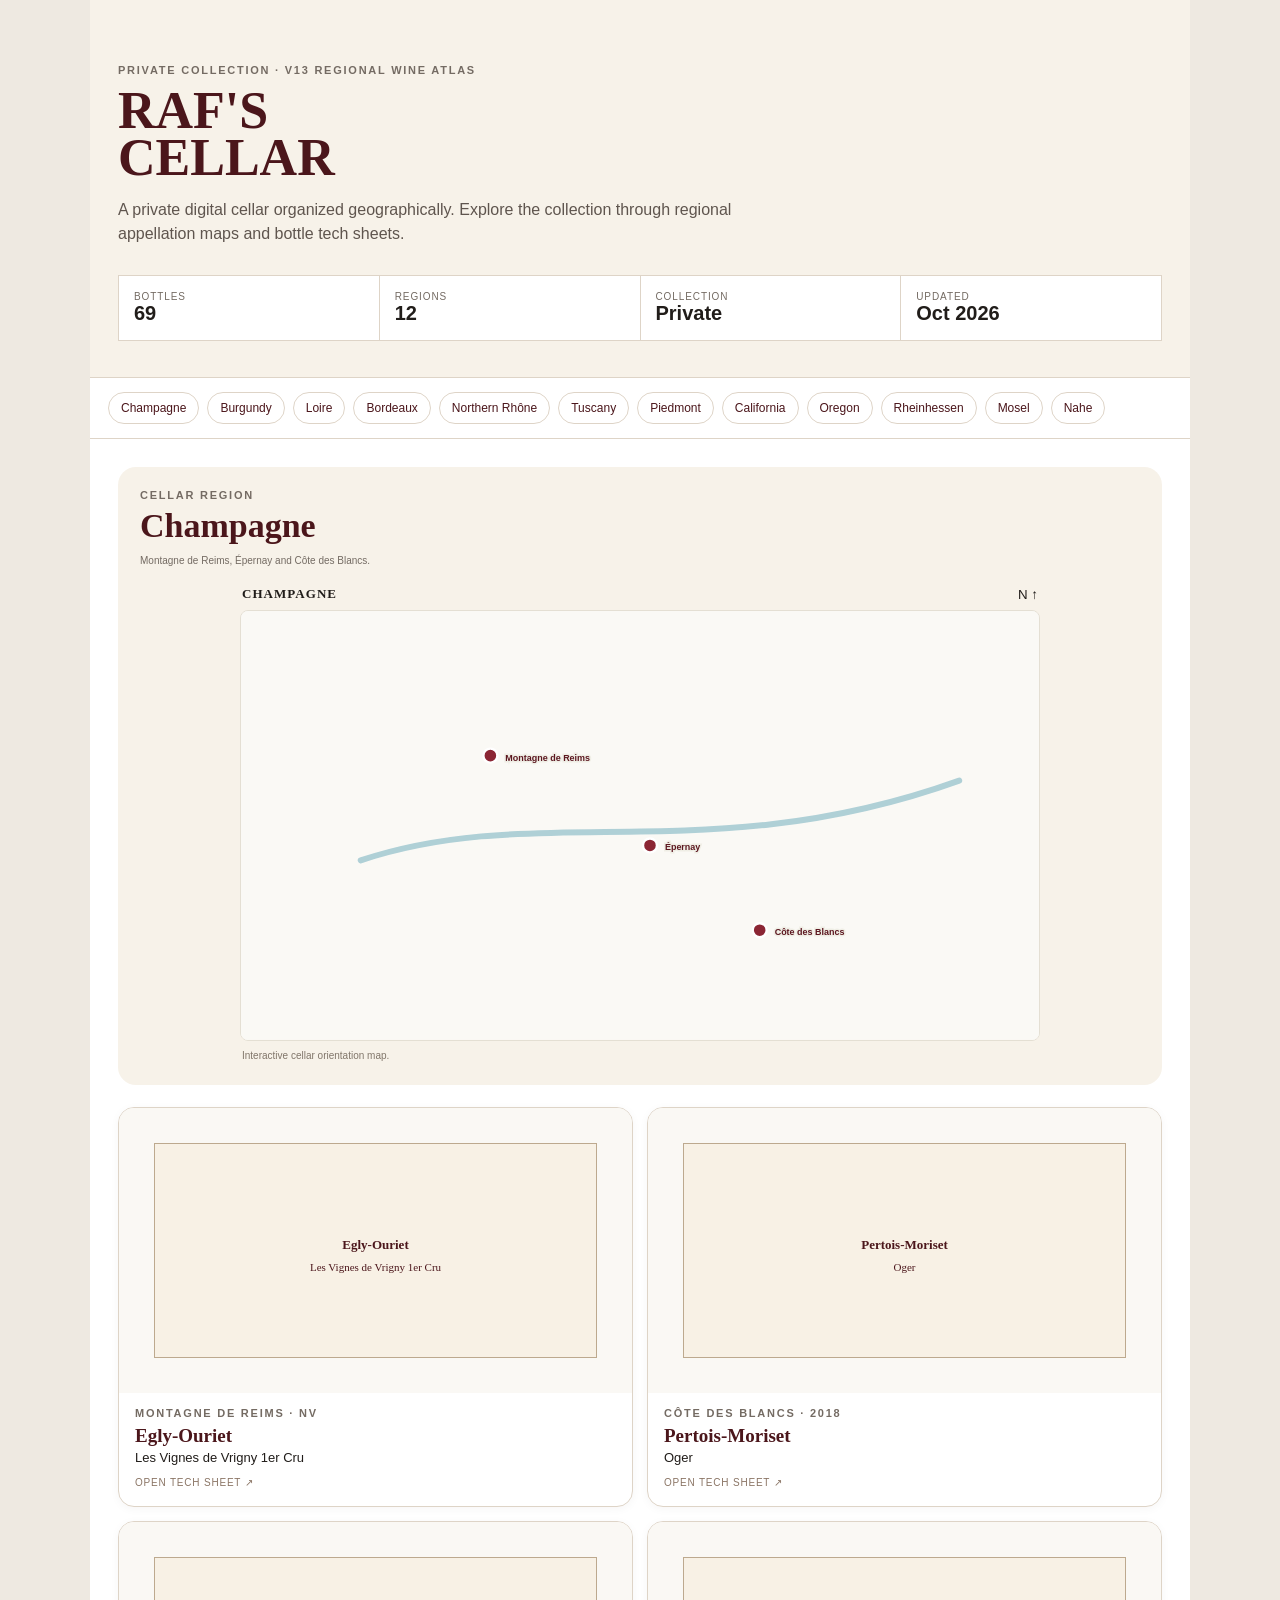
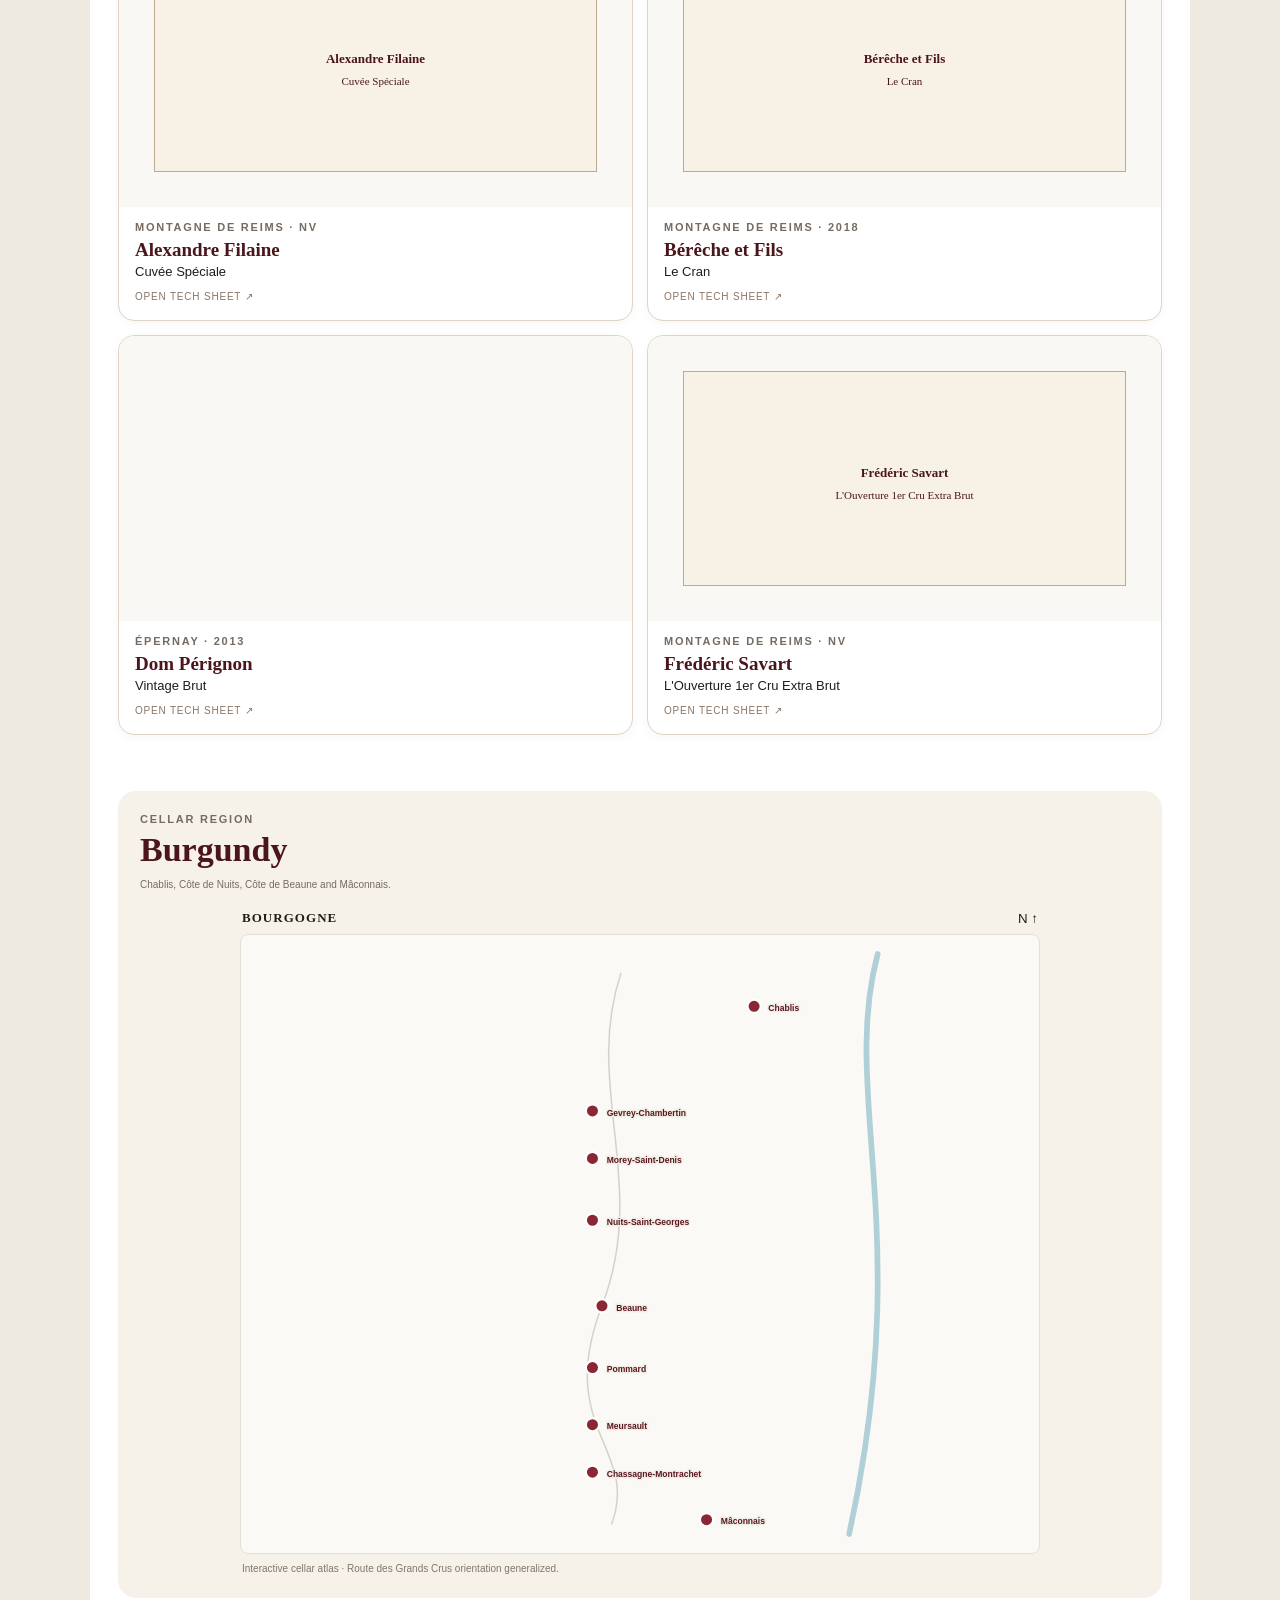
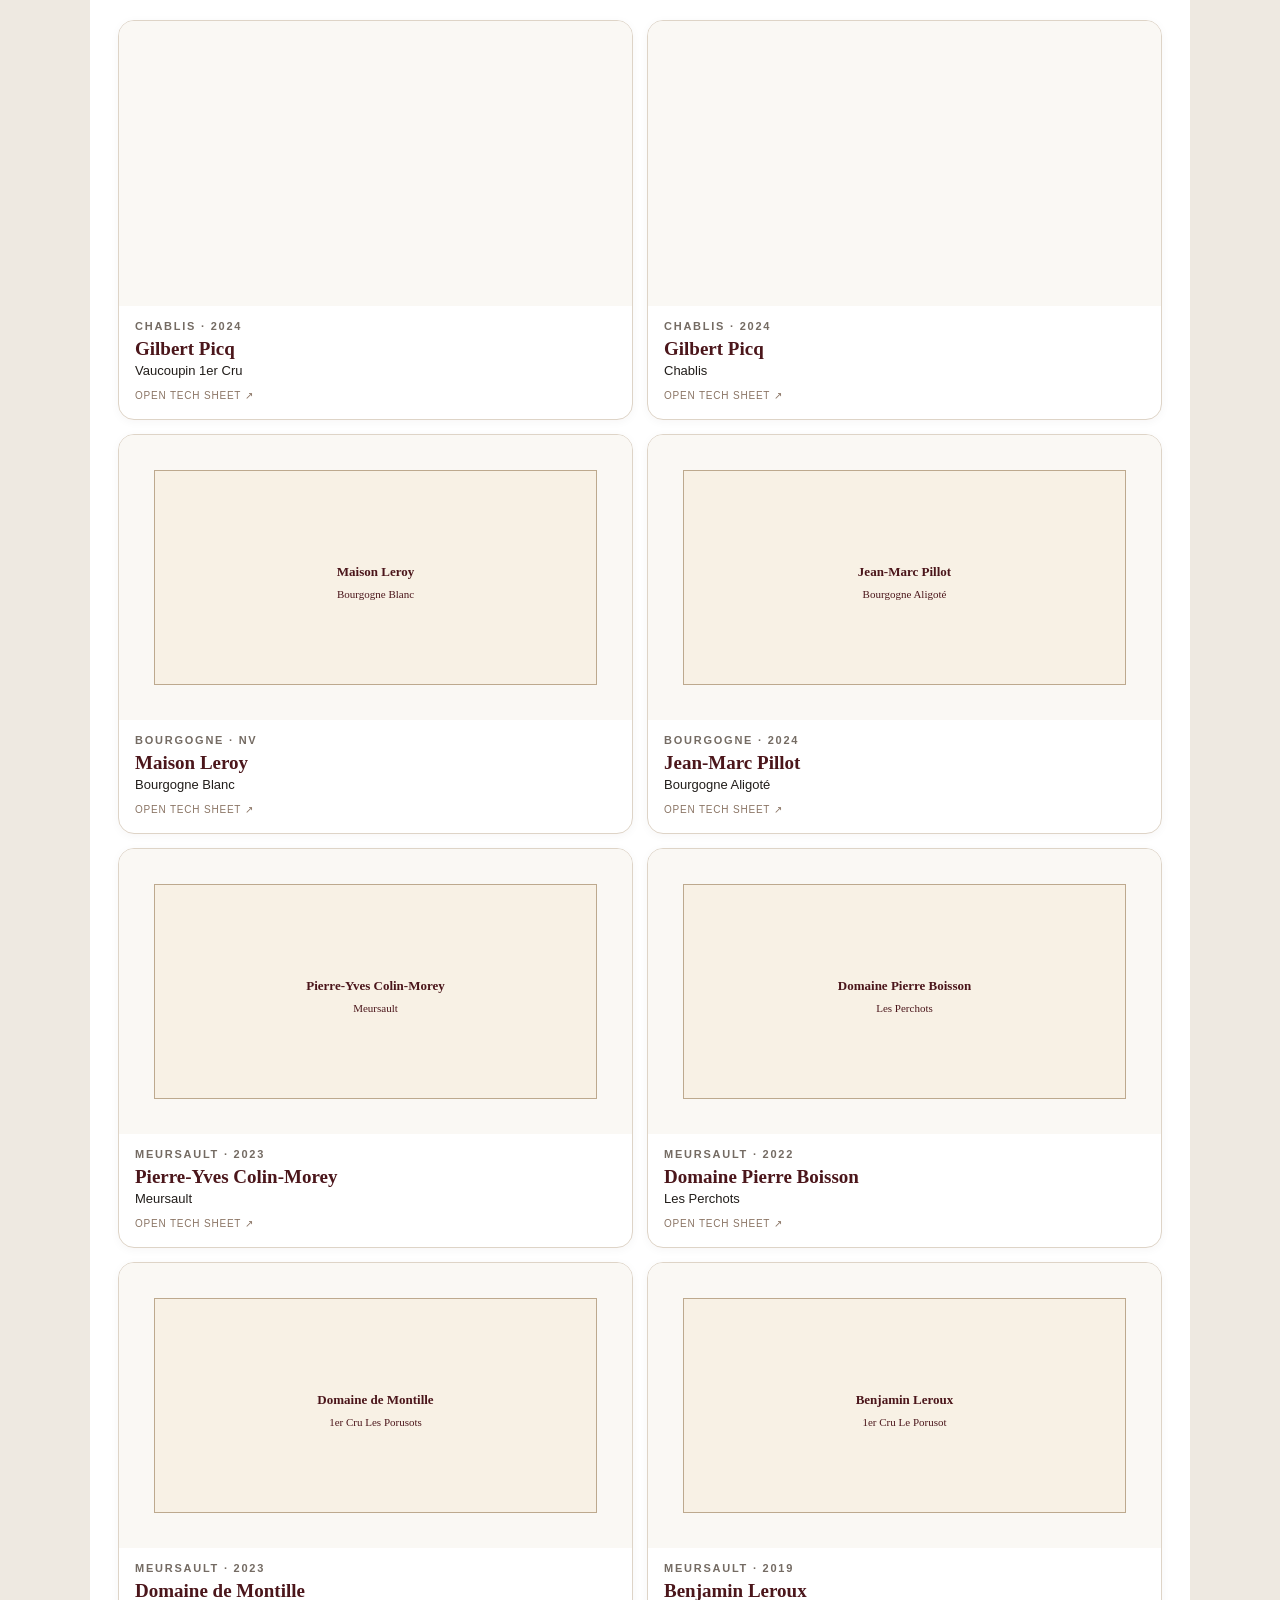
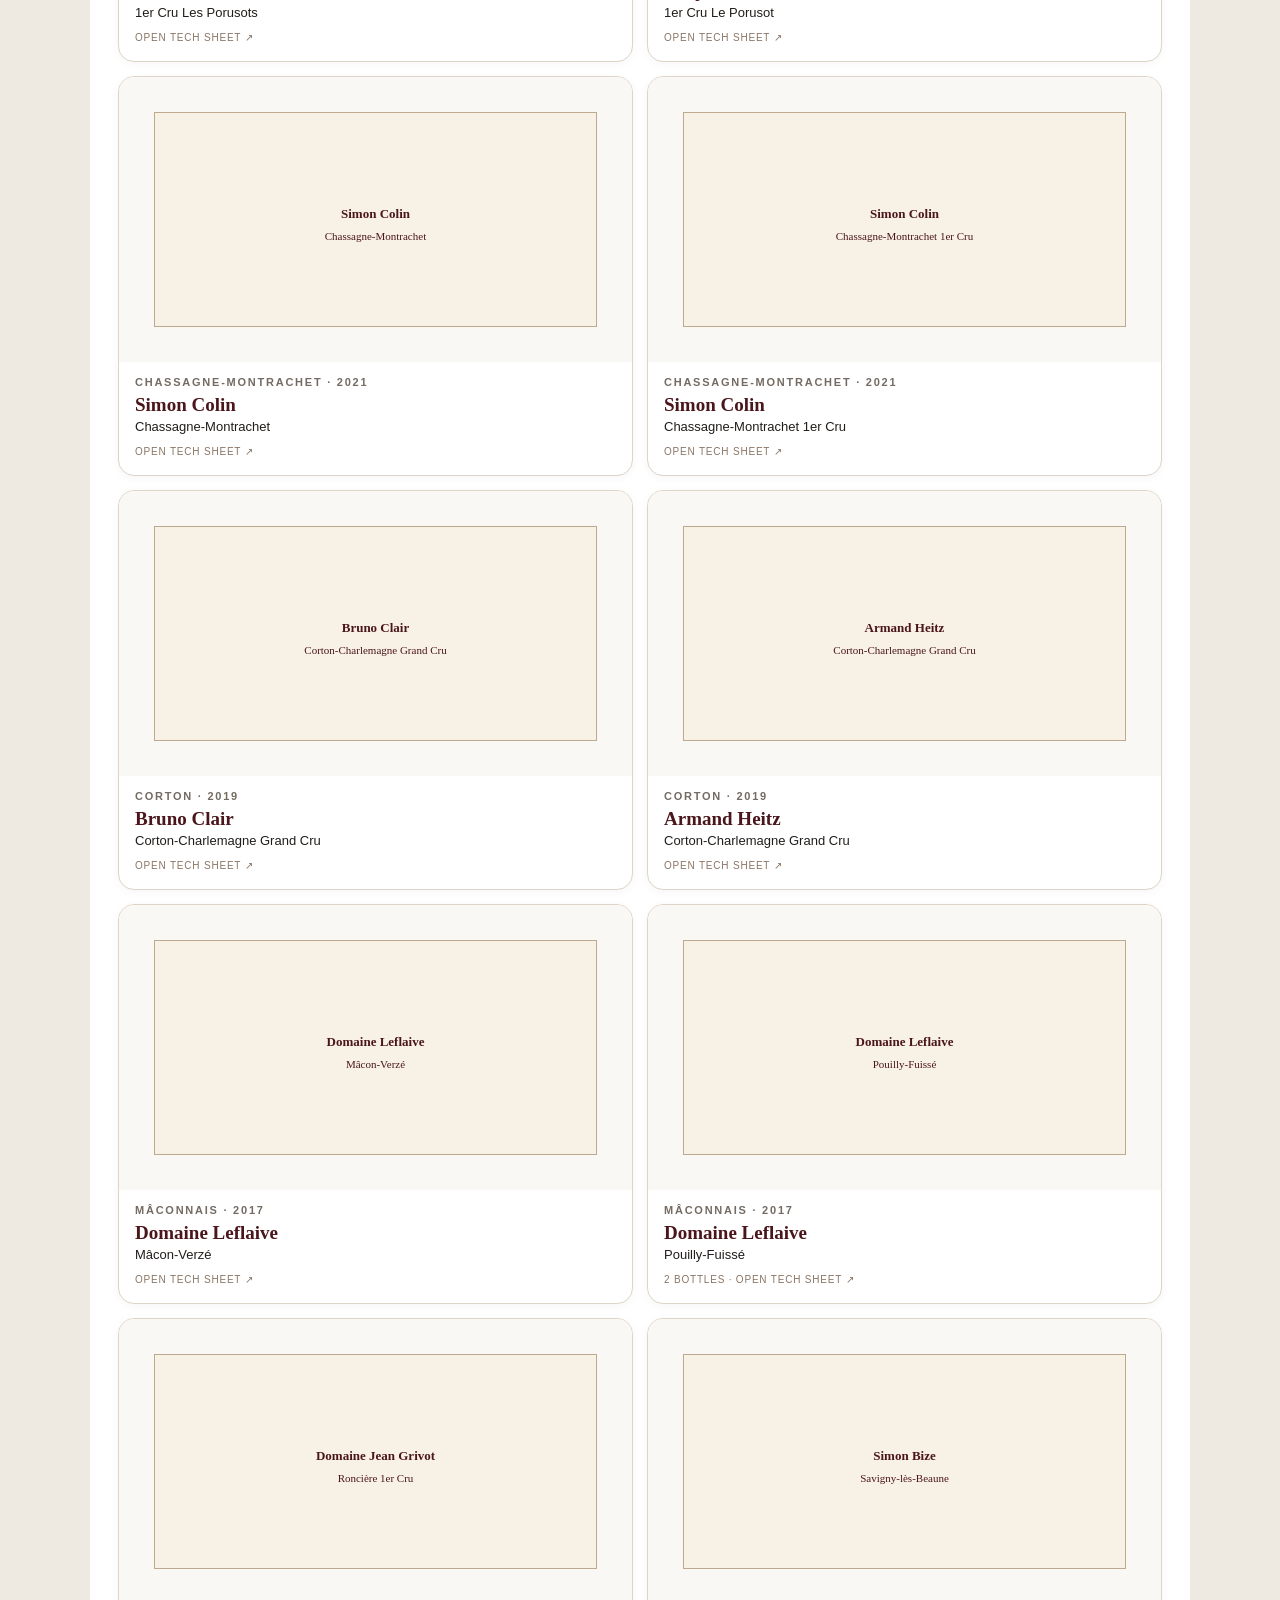
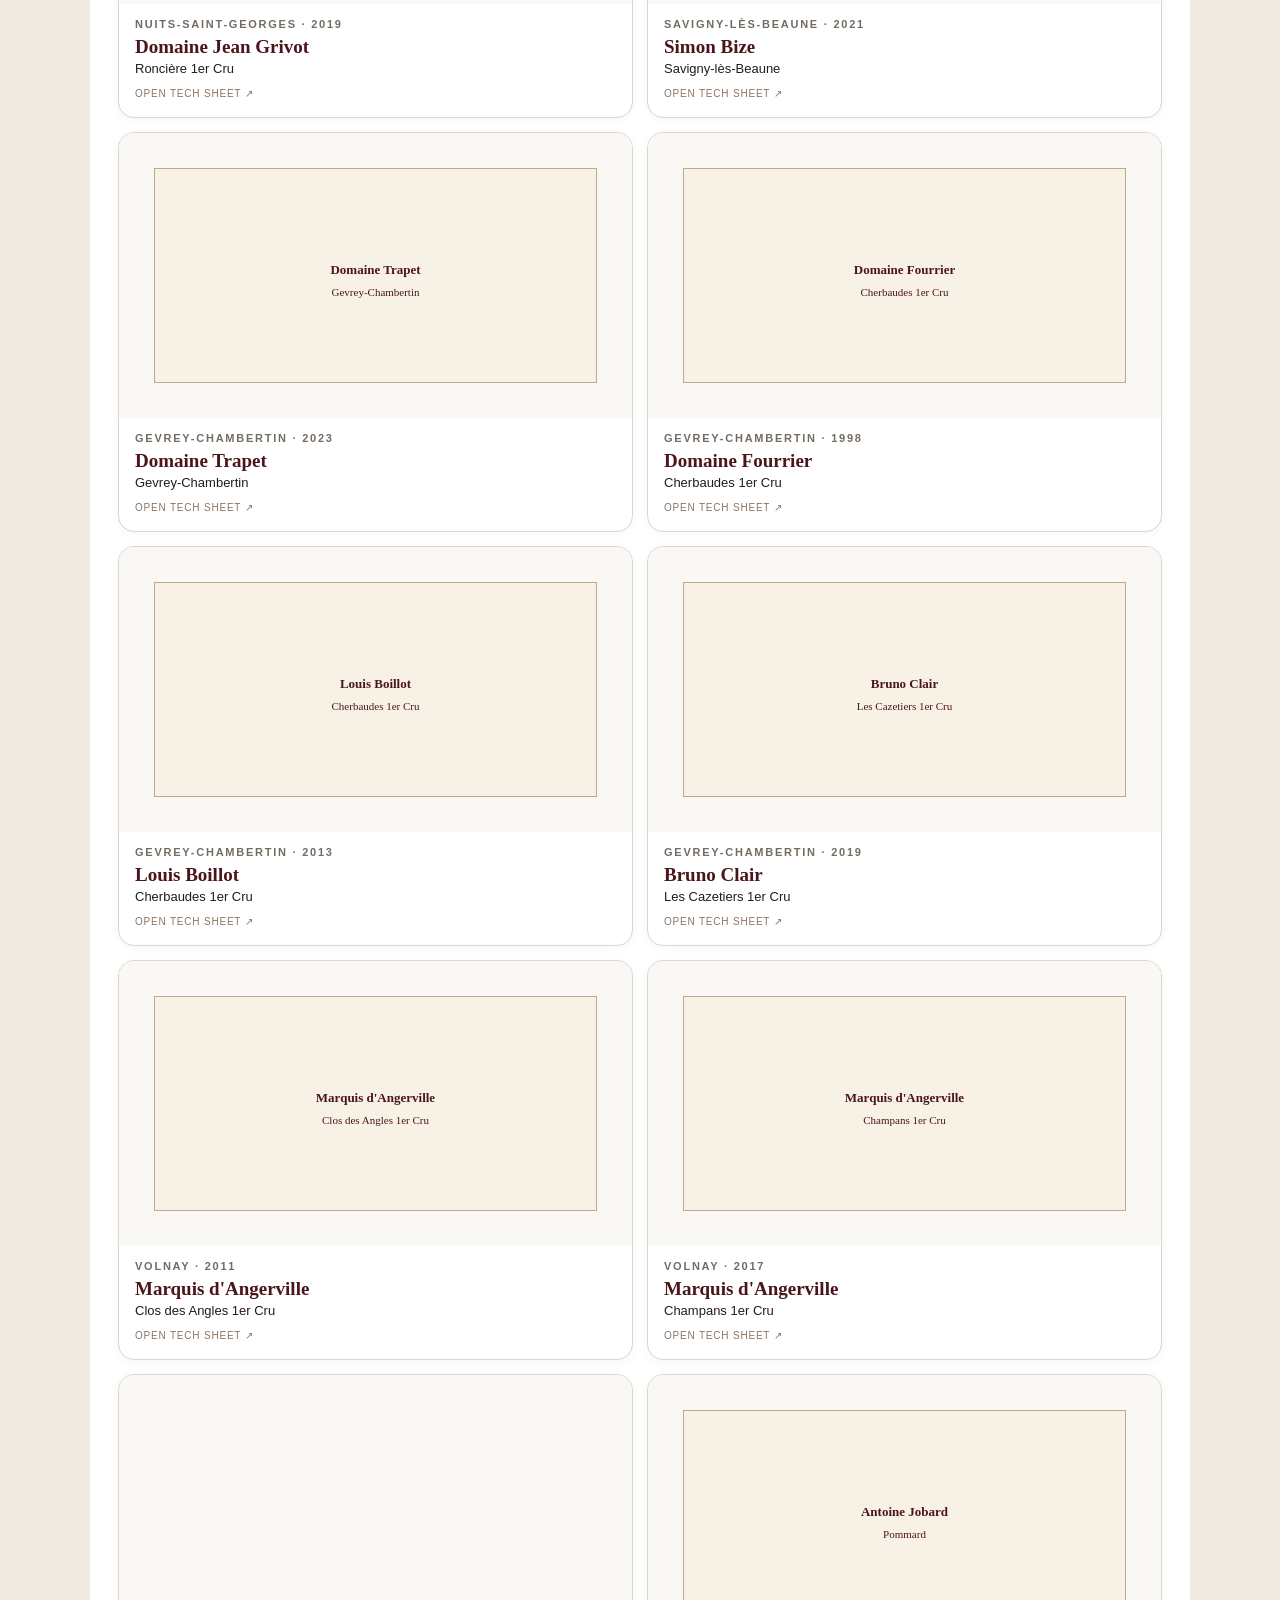
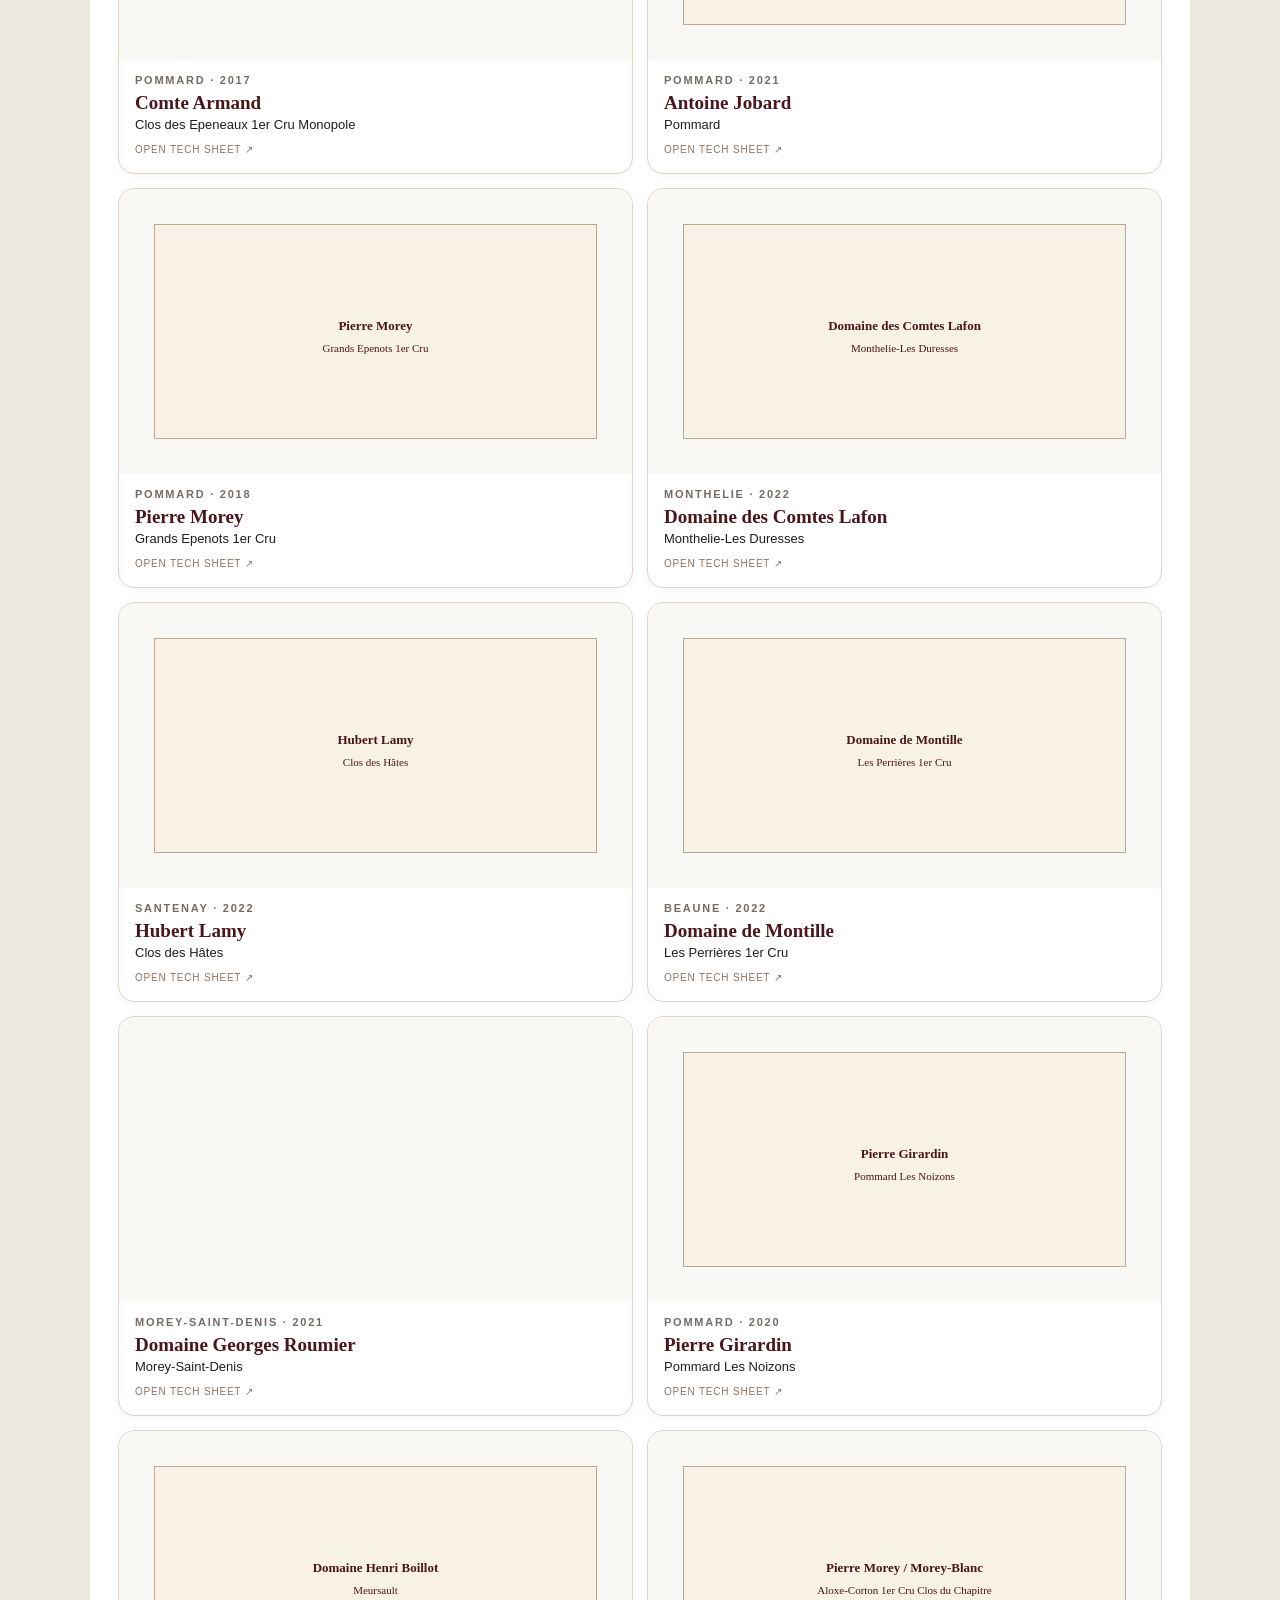
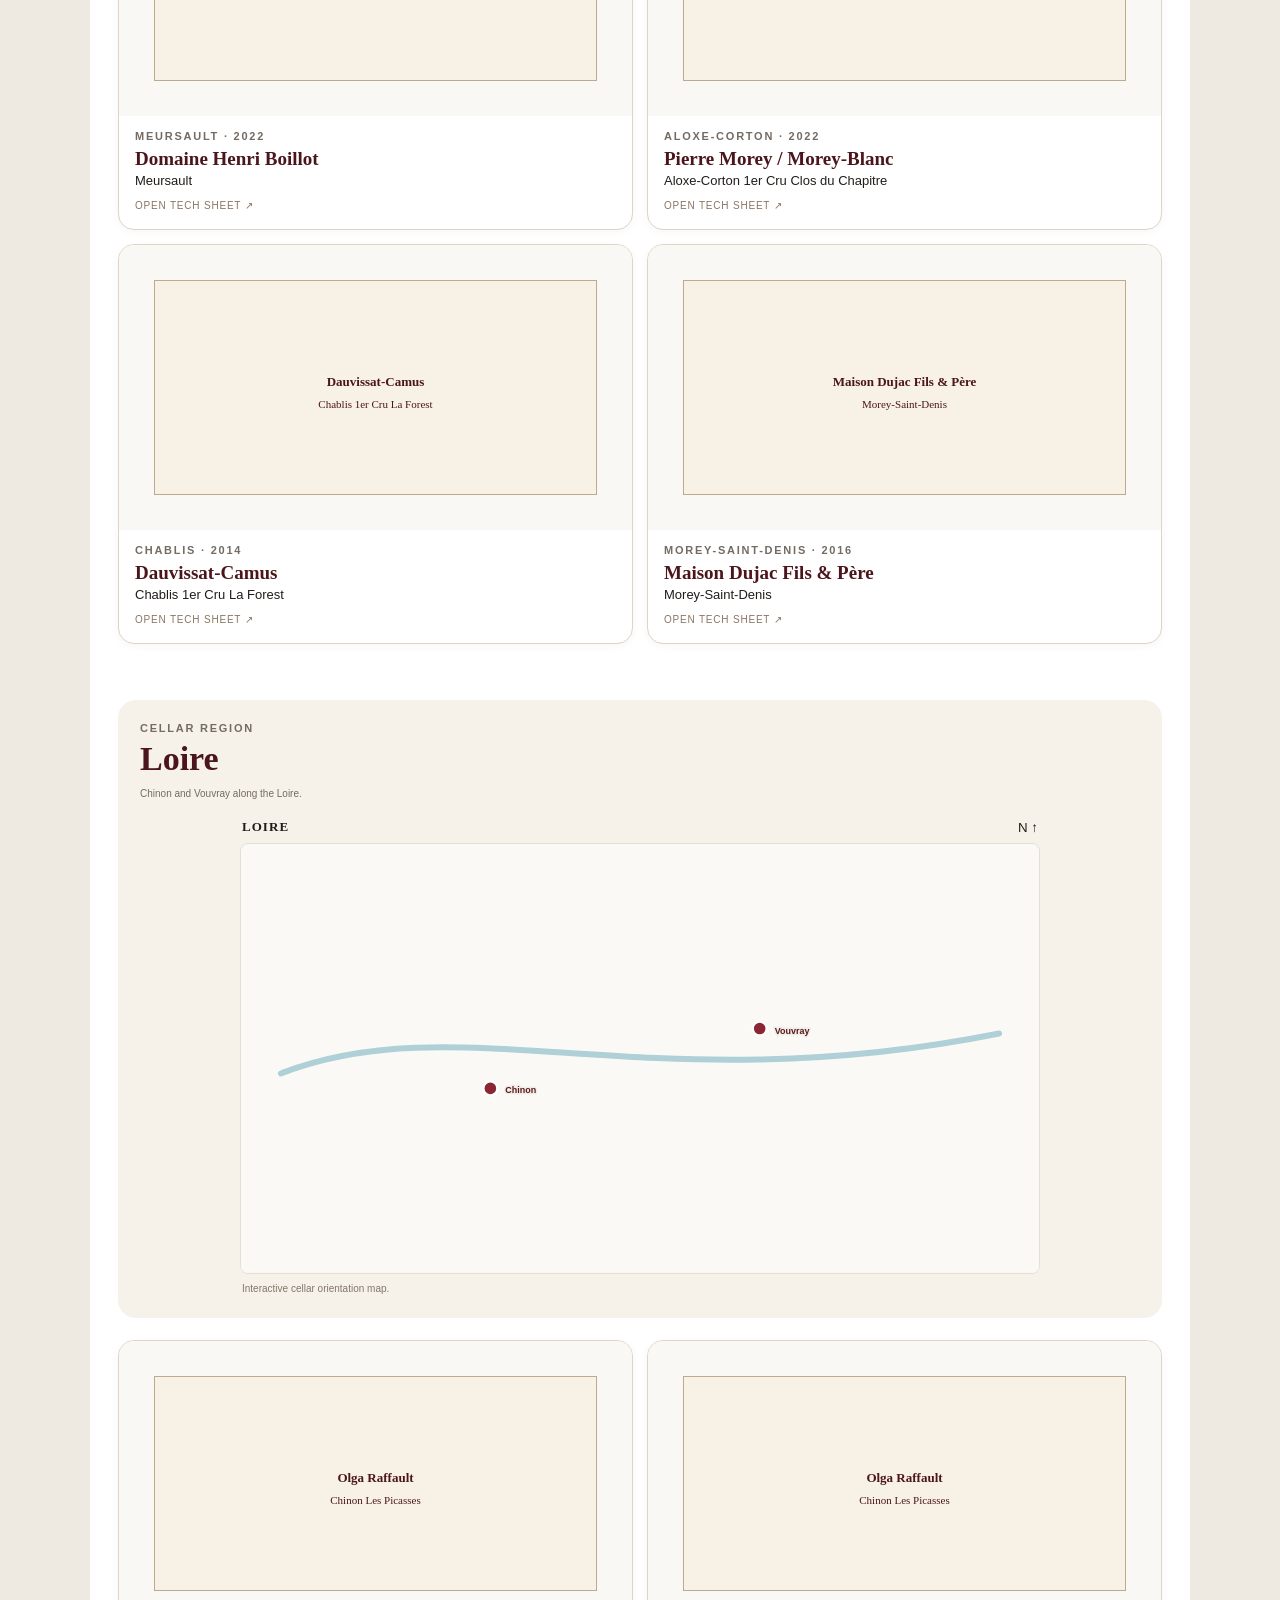
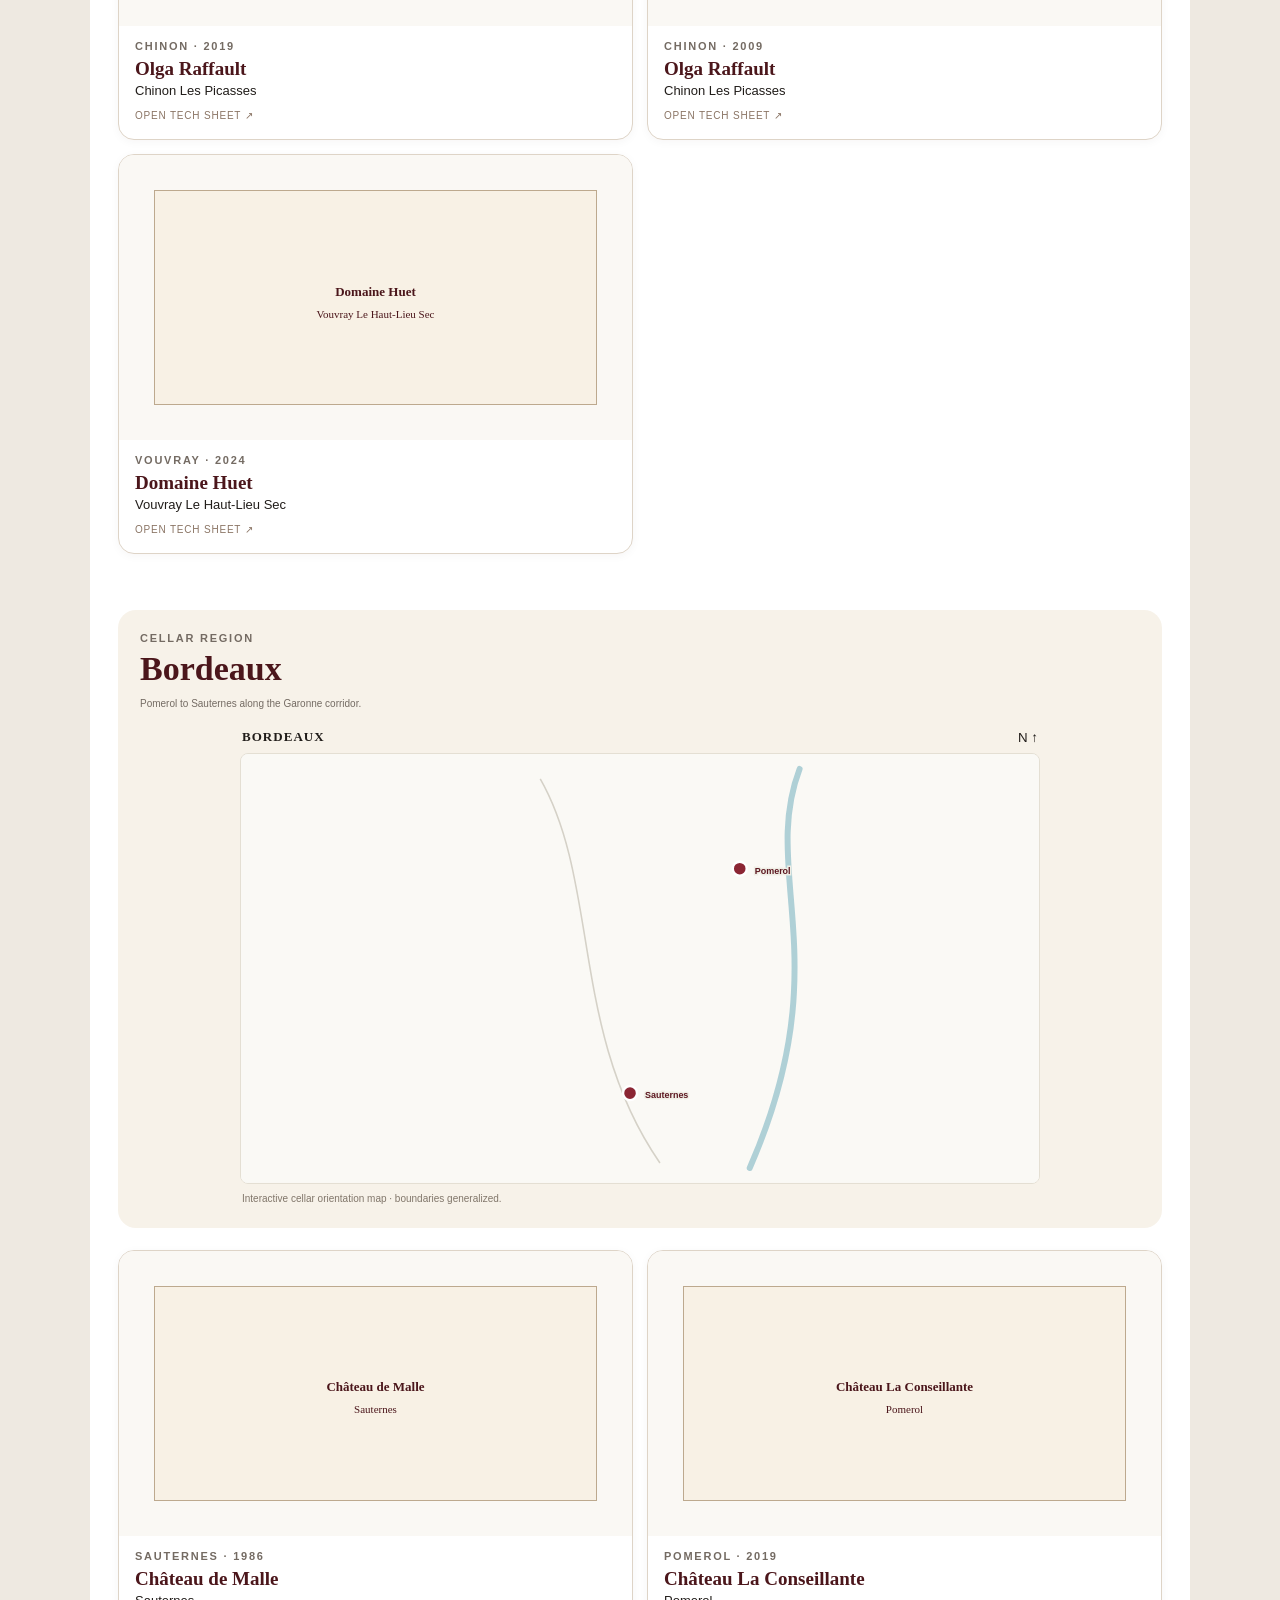
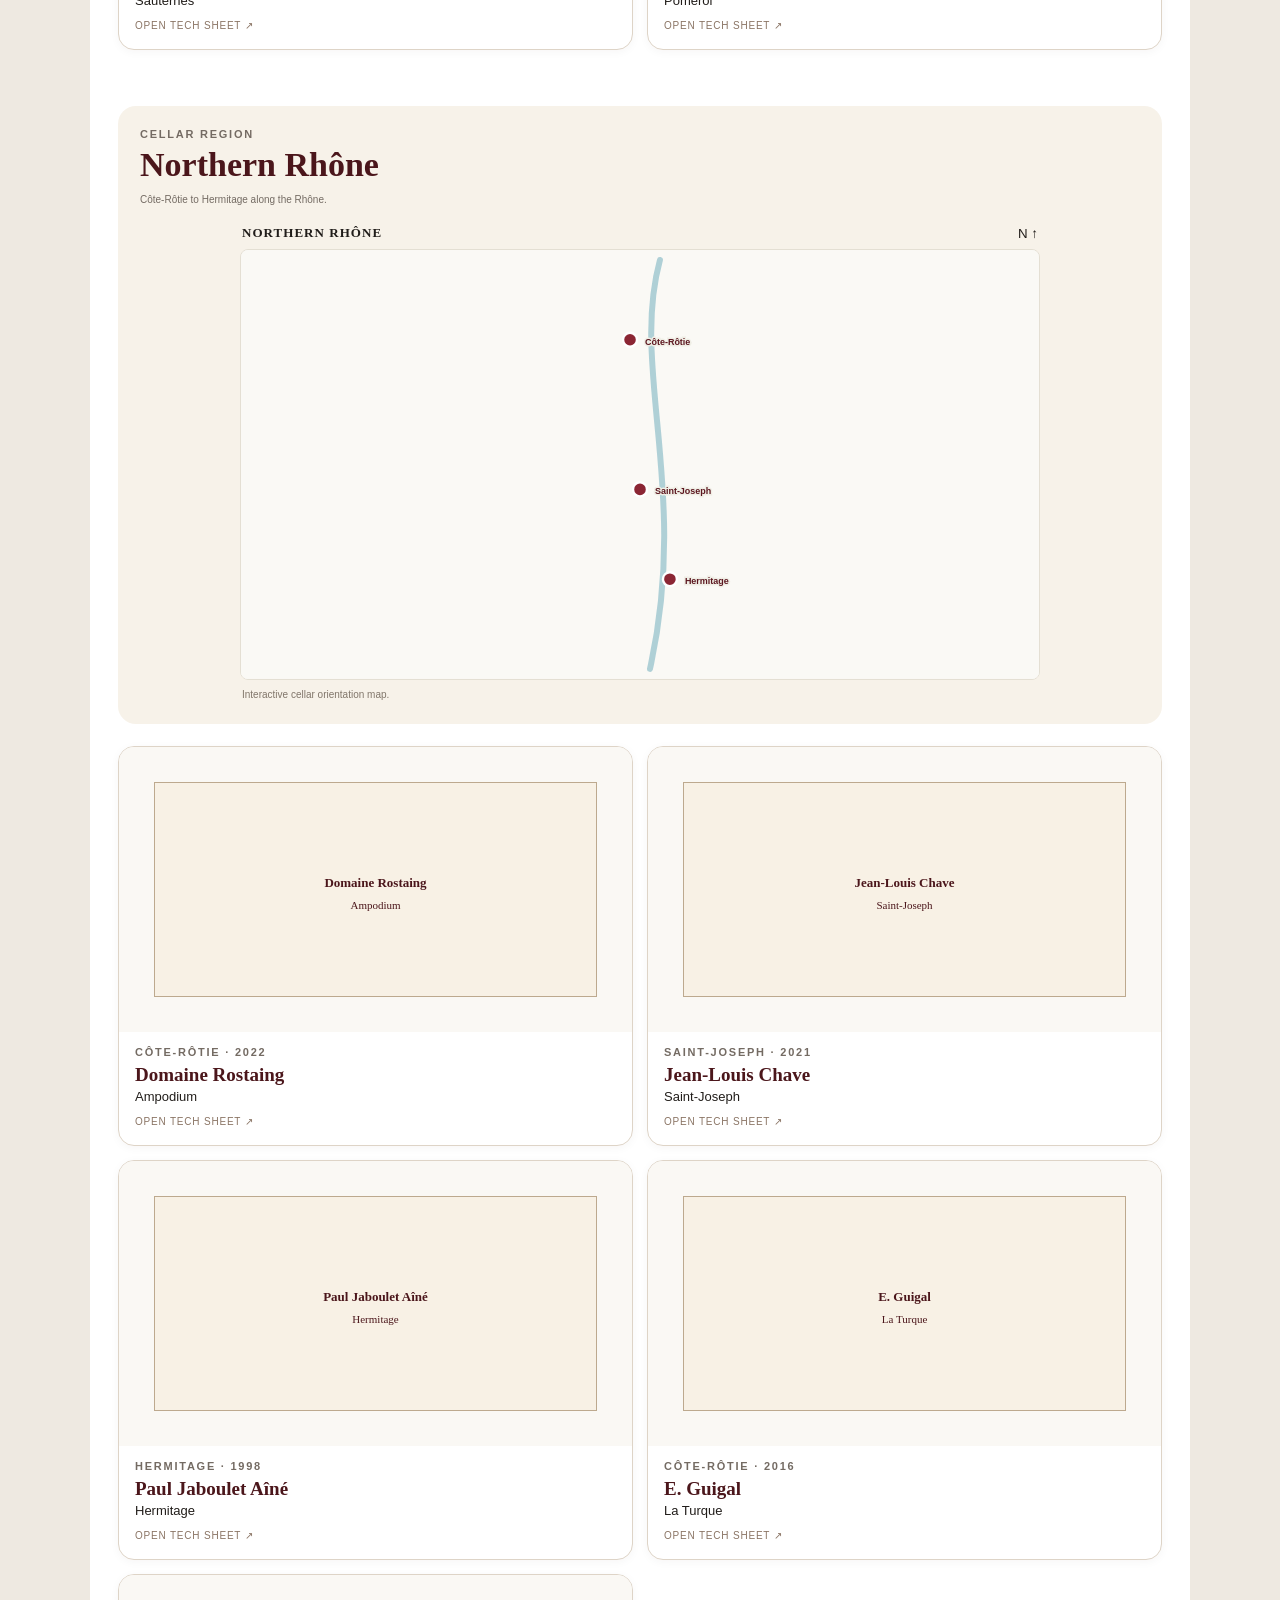
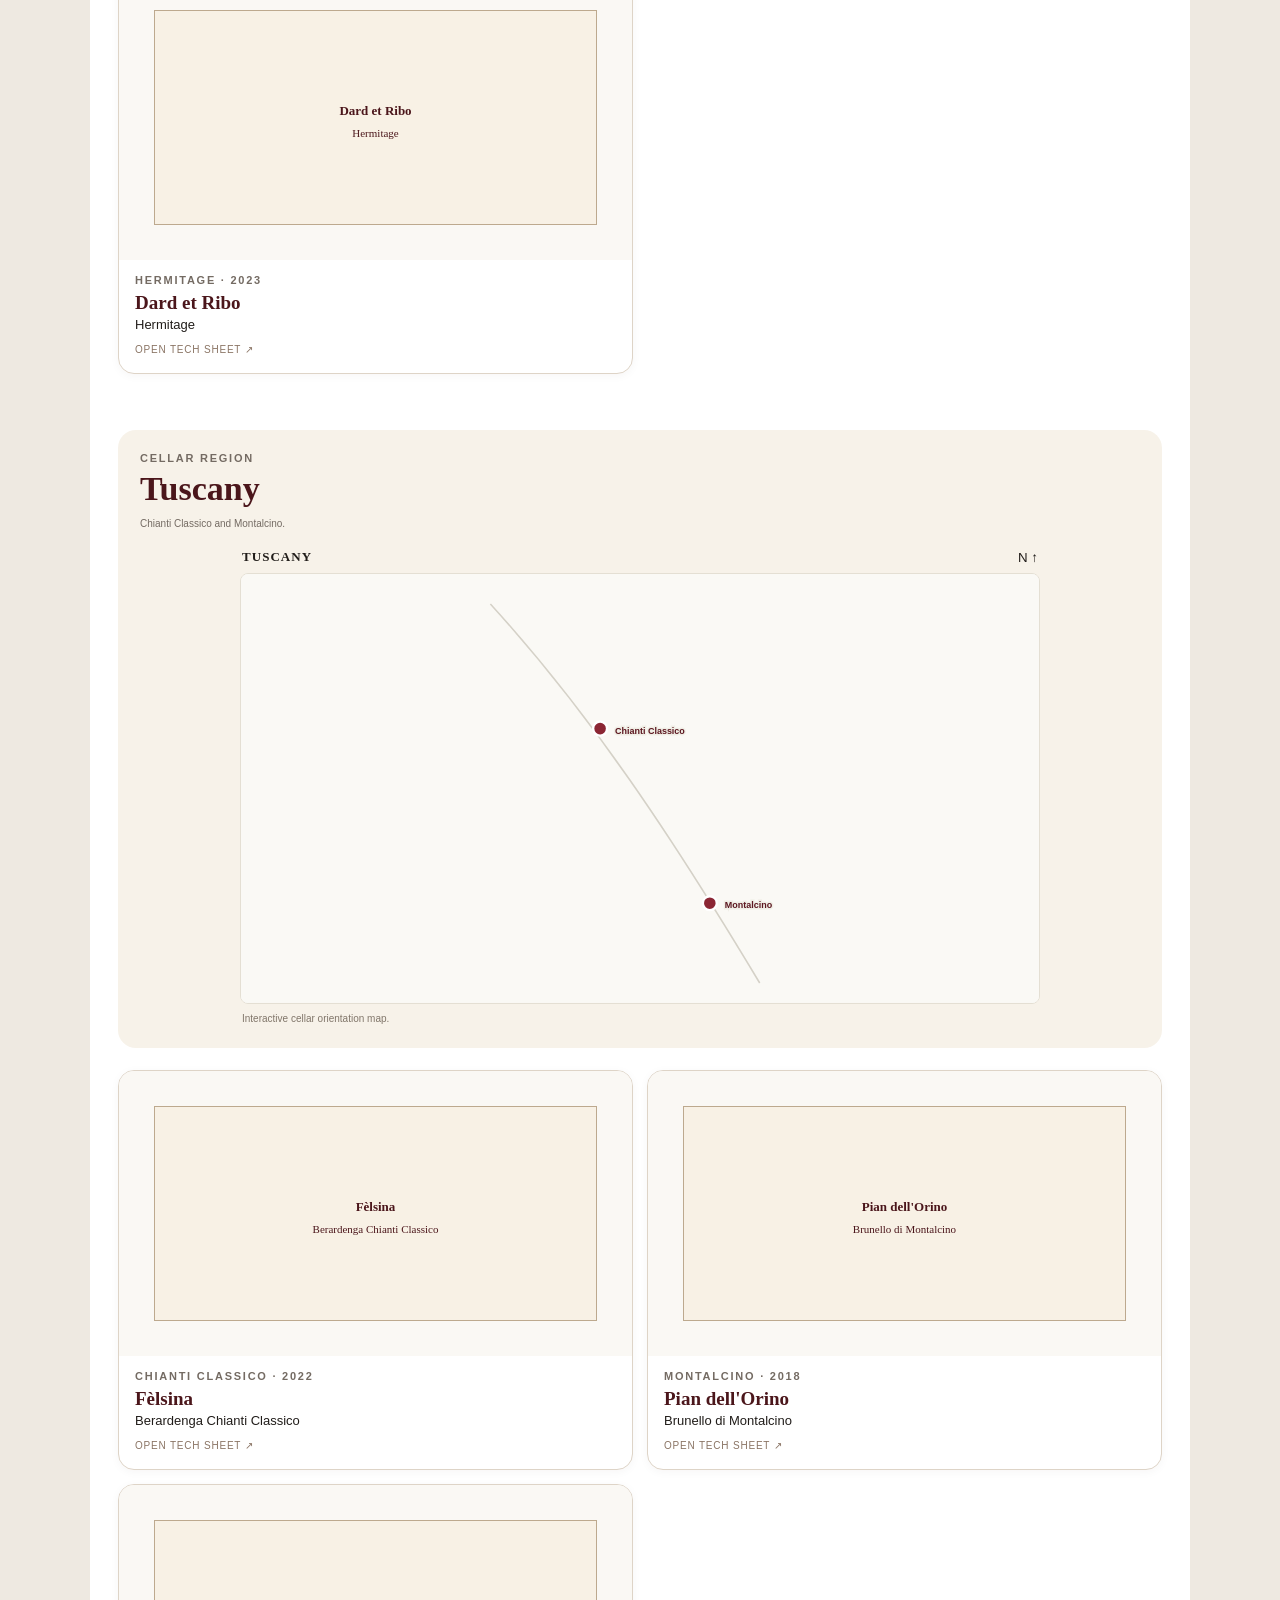
<file: index.html>
<!doctype html><html><head><meta charset="utf-8"><meta name="viewport" content="width=device-width,initial-scale=1"><title>RAF'S CELLAR</title><link rel="stylesheet" href="assets/site.css"></head><body><div class="wrap"><header><div class="kicker">PRIVATE COLLECTION · V13 REGIONAL WINE ATLAS</div><h1>RAF'S<br>CELLAR</h1><p class="lede">A private digital cellar organized geographically. Explore the collection through regional appellation maps and bottle tech sheets.</p><div class="summary public-summary"><div><span>Bottles</span><b>69</b></div><div><span>Regions</span><b>12</b></div><div><span>Collection</span><b>Private</b></div><div><span>Updated</span><b>Oct 2026</b></div></div></header><nav><a href="#Champagne">Champagne</a><a href="#Burgundy">Burgundy</a><a href="#Loire">Loire</a><a href="#Bordeaux">Bordeaux</a><a href="#Northern-Rhône">Northern Rhône</a><a href="#Tuscany">Tuscany</a><a href="#Piedmont">Piedmont</a><a href="#California">California</a><a href="#Oregon">Oregon</a><a href="#Rheinhessen">Rheinhessen</a><a href="#Mosel">Mosel</a><a href="#Nahe">Nahe</a></nav><main id="regions"><p>Loading cellar atlas…</p></main><footer>RAF’S CELLAR · Personal collection · Technical data is shown only where verified; unavailable producer/vintage details are not inferred.</footer></div><div class="modal" id="wineModal" aria-hidden="true"><div class="modal-panel tech-panel" role="dialog" aria-modal="true"><button class="modal-close" aria-label="Close">×</button><div class="modal-body"><div class="modal-photo" id="modalPhoto"></div><div class="modal-info"><div class="eyebrow" id="modalEyebrow"></div><h2 id="modalProducer"></h2><h3 id="modalWine"></h3><div id="techSheet" class="tech-sheet"></div></div></div></div></div><script src="assets/site.js"></script></body></html>
</file>
<file: assets/site.css>
:root{--wine:#4b161b;--cream:#f7f2e9;--ink:#211d1a;--muted:#746b63;--line:#ded4c7}*{box-sizing:border-box}html{scroll-behavior:smooth}body{margin:0;background:#eee9e1;color:var(--ink);font-family:-apple-system,BlinkMacSystemFont,"Segoe UI",Arial,sans-serif}.wrap{max-width:1100px;margin:auto;background:#fff;min-height:100vh}header{padding:64px 28px 36px;background:var(--cream);border-bottom:1px solid var(--line)}.kicker,.eyebrow{font-size:11px;letter-spacing:.16em;text-transform:uppercase;color:var(--muted);font-weight:700}h1,h2,h3{font-family:Georgia,serif;color:var(--wine)}h1{font-size:52px;line-height:.9;margin:12px 0}.lede{max-width:650px;line-height:1.55;color:#5f554e}.summary{display:grid;grid-template-columns:repeat(4,1fr);gap:1px;background:var(--line);margin-top:28px;border:1px solid var(--line)}.summary div{background:#fff;padding:15px}.summary span{display:block;font-size:10px;text-transform:uppercase;letter-spacing:.09em;color:var(--muted)}.summary b{font-size:20px}nav{display:flex;gap:8px;overflow:auto;padding:14px 18px;position:sticky;top:0;background:#fffffff2;backdrop-filter:blur(10px);z-index:5;border-bottom:1px solid var(--line)}nav a{white-space:nowrap;text-decoration:none;color:var(--wine);border:1px solid var(--line);border-radius:99px;padding:8px 12px;font-size:12px}section{padding:28px}.region-hero{display:block;background:var(--cream);border-radius:18px;padding:22px;margin-bottom:22px}.region-hero>div:first-child{max-width:720px;margin-bottom:20px}h2{font-size:34px;margin:6px 0}.region-hero p{color:var(--muted);font-size:13px}.mapnote{font-size:10px!important}.regional-static-map,.burgundy-static-map{width:100%;max-width:920px;margin:auto}.map-head{display:flex;justify-content:space-between;align-items:flex-end;margin:0 2px 8px}.map-head b{font:600 13px Georgia,serif;letter-spacing:.08em}.map-head span{display:block;font-size:9px;color:#777;margin-top:3px}.regional-static-map svg,.burgundy-static-map svg{display:block;width:100%;height:auto;border:1px solid #c8c5ba;border-radius:12px;background:#edf0e7;box-shadow:0 4px 18px #1e231512}.topo path{fill:none;stroke:#8c947e;stroke-width:1;opacity:.4}.land{fill:#efeee5}.river{fill:none;stroke:#91adb2;stroke-width:6;stroke-linecap:round;opacity:.9}.minor-river{fill:none;stroke:#9cbcc4;stroke-width:2}.road,.a-road{fill:none;stroke:#ad987e;stroke-width:2;opacity:.72}.wine-road{fill:none;stroke:#b5a584;stroke-width:2;stroke-dasharray:8 5}.regionline,.zone{fill:rgba(122,131,104,.05);stroke:#737a65;stroke-width:1.5;stroke-dasharray:7 5}.regionname,.zonelabel{font:600 10px Arial,sans-serif;letter-spacing:1.5px;fill:#626957}.towns circle,.town circle{fill:#55564f}.towns text,.town text{font:9px Arial,sans-serif;fill:#4e4d47;paint-order:stroke;stroke:#efeee5;stroke-width:2px}.cellar-sites g,.site{cursor:pointer}.cellar-sites circle,.site circle{fill:#681c25;stroke:#fff;stroke-width:2}.cellar-sites text,.site text{font:600 9px Arial,sans-serif;fill:#5c1720;paint-order:stroke;stroke:#efeee5;stroke-width:3px}.wine-grid{display:grid;grid-template-columns:repeat(2,minmax(0,1fr));gap:14px}.wine-card{border:1px solid var(--line);border-radius:16px;overflow:hidden;background:#fff;box-shadow:0 2px 10px #28190f0a;cursor:pointer;transition:.18s}.wine-card:hover{transform:translateY(-2px);box-shadow:0 10px 28px #28190f1f}.photo{background:#faf8f4;display:flex;align-items:center;justify-content:center;min-height:285px;overflow:hidden}.image-stack{position:relative;width:100%;height:285px;display:flex;align-items:center;justify-content:center}.bottle{position:relative;z-index:1;background:#faf8f4;width:100%;height:285px;object-fit:contain;padding:12px}.fallback{position:absolute;inset:35px;display:flex;flex-direction:column;justify-content:center;text-align:center;border:1px solid #bda98e;background:#f8f1e5;padding:12px;font-family:Georgia,serif;color:var(--wine)}.fallback strong{font-size:13px;margin:8px 0}.fallback span{font-size:11px}.wine-info{padding:14px 16px 18px}.wine-info h3{font-size:19px;margin:6px 0 3px}.wine-info h4{margin:0;font-size:13px;font-weight:500}.tap-hint{font-size:10px;letter-spacing:.08em;text-transform:uppercase;color:#8a7464;margin-top:12px}.wine-card.map-hidden{display:none}.wine-card.map-match{box-shadow:0 0 0 2px #9f744d}.modal{display:none;position:fixed;inset:0;background:#1a1512cc;z-index:50;padding:28px;overflow:auto}.modal.open{display:flex;align-items:flex-start;justify-content:center}.modal-panel{position:relative;width:min(1050px,100%);background:#f7f2e9;border-radius:20px;overflow:hidden;margin:auto}.modal-close{position:absolute;right:15px;top:10px;z-index:2;border:0;background:transparent;font-size:30px;cursor:pointer}.modal-body{display:grid;grid-template-columns:minmax(300px,.8fr) minmax(430px,1.2fr)}.modal-photo{background:#fff;min-height:600px;display:flex;align-items:center;justify-content:center}.modal-photo .image-stack{height:600px}.modal-photo img{height:600px}.modal-info{padding:50px 35px}.modal-info h2{font-size:30px;margin:8px 0}.modal-info h3{font-size:16px;font-weight:500;color:var(--ink);margin-bottom:24px}.tech-badge{display:inline-block;font-size:9px;letter-spacing:.12em;font-weight:800;padding:7px 9px;border-radius:99px;margin-bottom:16px}.tech-badge.verified{background:#e2eadb;color:#36533a}.tech-badge.pending{background:#eee3d4;color:#785e3d}.tech-grid{border-top:1px solid var(--line)}.tech-row{display:grid;grid-template-columns:125px 1fr;gap:14px;padding:10px 0;border-bottom:1px solid var(--line);font-size:12px;line-height:1.45}.tech-row span{text-transform:uppercase;letter-spacing:.08em;color:var(--muted);font-size:9px;padding-top:3px}.tech-row b{font-weight:500}.tech-source{margin-top:18px;padding:13px;background:#fff;border:1px solid var(--line);border-radius:10px;font-size:10px;line-height:1.5;color:var(--muted)}footer{padding:34px 28px;background:var(--cream);color:var(--muted);font-size:11px;line-height:1.5}@media(max-width:700px){header{padding:42px 20px 26px}h1{font-size:40px}.summary{grid-template-columns:repeat(2,1fr)}section{padding:18px 12px}.region-hero{padding:16px}.wine-grid{grid-template-columns:1fr}.photo,.image-stack{height:240px;min-height:240px}.bottle{height:240px}.modal{padding:10px}.modal-body{grid-template-columns:1fr}.modal-photo{min-height:300px}.modal-photo .image-stack,.modal-photo img{height:300px}.modal-info{padding:25px 20px}.tech-row{grid-template-columns:100px 1fr}.cellar-sites text,.site text{font-size:8px;stroke-width:2px}}


/* V13.1 — compact, PDF-inspired regional maps. No terrain tiles or full-page basemaps. */
.region-hero{max-width:100%;overflow:hidden}
.regional-static-map,.burgundy-static-map{max-width:800px;width:100%;margin:12px auto 0}
.regional-static-map svg,.burgundy-static-map svg{max-width:100%;width:100%;height:auto;max-height:470px;object-fit:contain;background:#faf9f5;border:1px solid #e4dfd3;border-radius:8px;box-shadow:none}
#Burgundy .regional-static-map svg{max-height:620px}
.land{fill:#faf9f5}.topo,.topo path{display:none!important}
.road,.a-road{stroke:#c8c4b9;stroke-width:1.6;opacity:.75}
.river,.minor-river{stroke:#a3c9d2;opacity:.85}
.regionline,.zone{fill:#b3c99c20;stroke:#8fa17a;stroke-width:1.4}
.cellar-sites circle,.site circle{fill:#8b2634;stroke:#fff;stroke-width:2.4}
.map-foot{font-size:10px;color:#81766a;margin:8px 2px 0;line-height:1.4}
.vineyard-locator{margin-top:20px;border-top:1px solid #ded4c7;padding-top:15px}
.vineyard-toggle{display:flex;align-items:center;justify-content:space-between;gap:15px;width:100%;border:1px solid #d6c6b5;border-radius:9px;background:#fff;padding:13px 14px;text-align:left;color:#4b161b;font-weight:700;font-size:12px;cursor:pointer}
.vineyard-toggle span{font-size:19px;font-weight:400}
.vineyard-detail{margin-top:12px;background:#fff;padding:12px;border:1px solid #e4dbcf;border-radius:10px}
.vineyard-detail-heading{font-size:10px;letter-spacing:.1em;font-weight:700;color:#4b161b;margin-bottom:10px}
.vineyard-detail iframe{width:100%;height:250px;border:1px solid #e0dbd3;border-radius:6px;display:block}
.vineyard-detail p{font-size:11px;color:#746b63;line-height:1.5}
.vineyard-detail a{font-size:12px;color:#4b161b}
@media(max-width:700px){.regional-static-map svg,.burgundy-static-map svg{max-height:350px}.modal-panel{overflow:visible}.vineyard-detail iframe{height:220px}}
</file>
